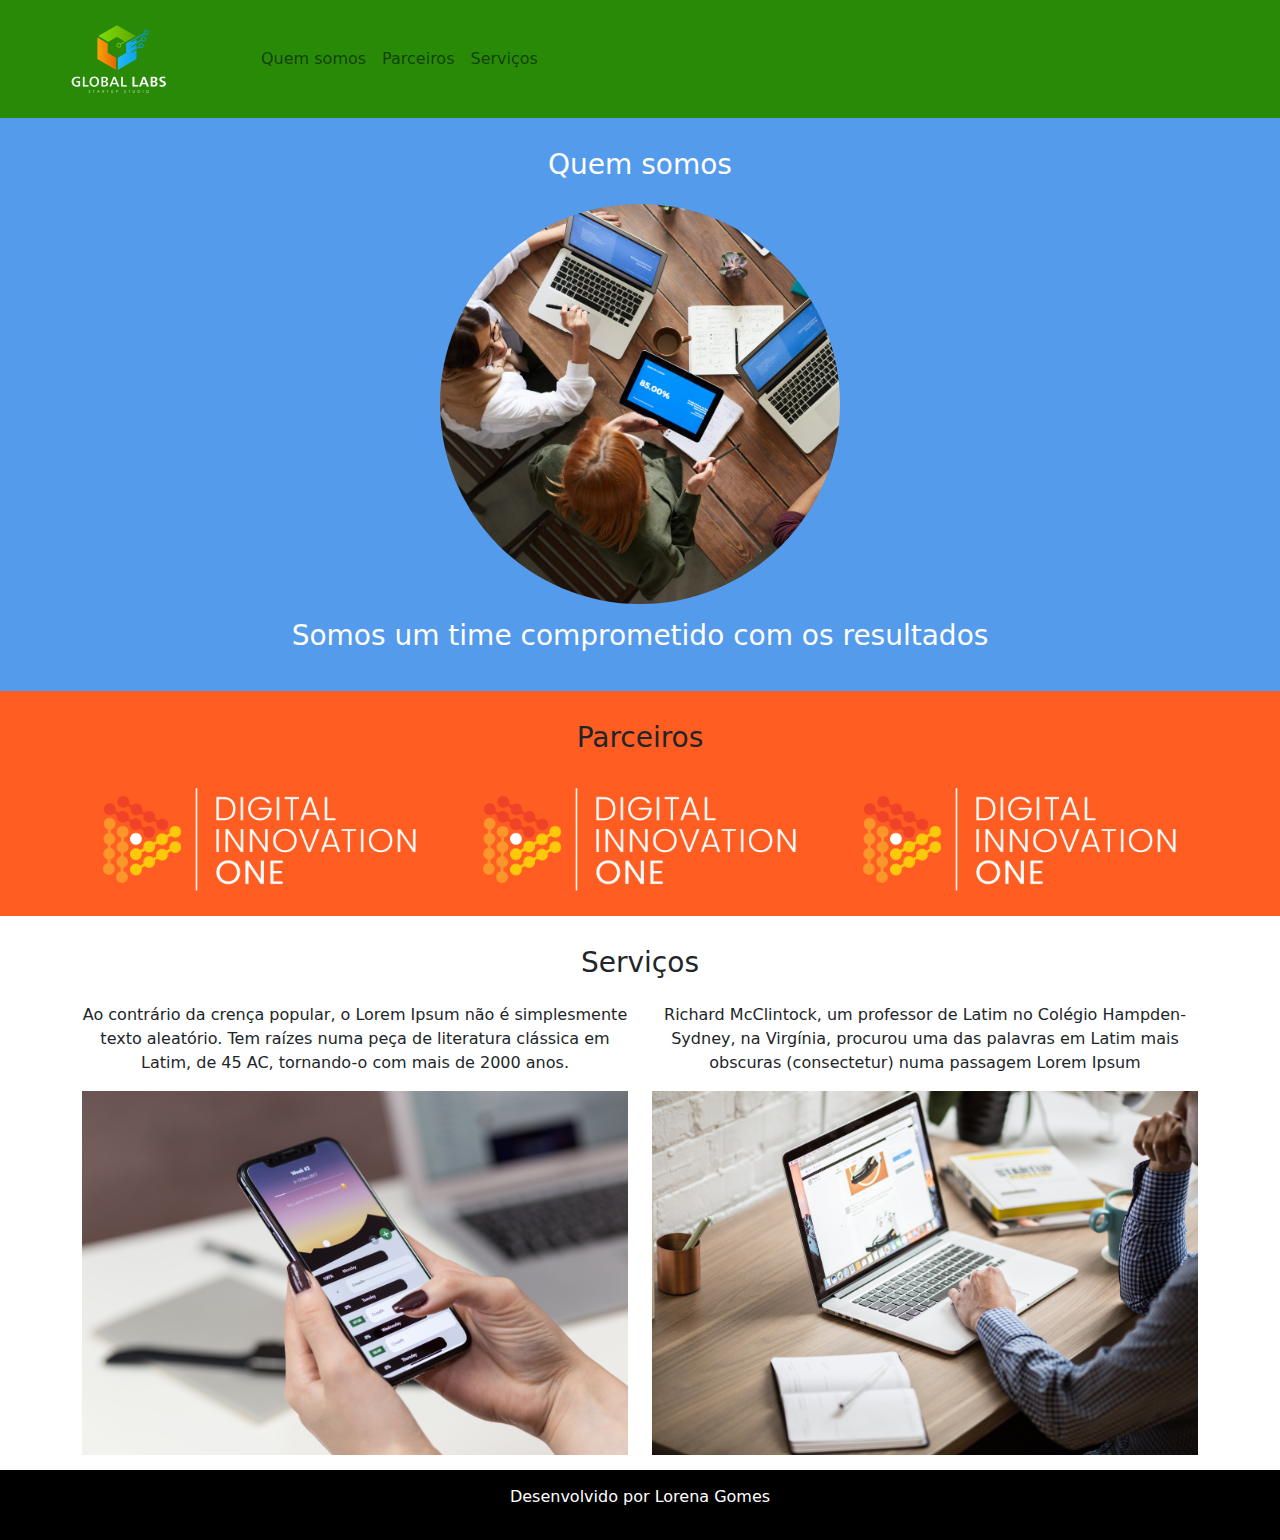
<file: bootstrap/index.html>
<!DOCTYPE html>
<html lang="pt-br">

<head>
    <meta charset="UTF-8">
    <meta http-equiv="X-UA-Compatible" content="IE=edge">
    <meta name="viewport" content="width=device-width, initial-scale=1.0">
    <link rel="stylesheet" type="text/css" href="bootstrap-5.0.0-dist/css/bootstrap.min.css">
    <link rel="stylesheet" type="text/css" href="css/style.css">
    <title>Minha página</title>
</head>
<nav class="navbar navbar-expand-lg navbar-light margin">
    <a class="navbar-brand" href="#">
        <img src="img/global-labs.png" width="237" height="77.5">
    </a>
    <div class="collapse navbar-collapse">
        <ul class="navbar-nav">
            <li class="nav-item">
                <a class="nav-link" aria-current="page" href="#quemSomos">Quem somos</a>
            </li>
            <li class="nav-item">
                <a class="nav-link" aria-current="page" href="#parceiros">Parceiros</a>
            </li>
            <li class="nav-item">
                <a class="nav-link" aria-current="page" href="#servicos">Serviços</a>
            </li>
        </ul>
    </div>
</nav>

<section id="quemSomos">
    <div class="container-fluid quemSomos text-center margin">
        <h3 class="margin">Quem somos</h3>
        <img src="img/time.jpg" class="rounded-circle" width="400" height="400">
        <h3 class="margin">Somos um time comprometido com os resultados</h3>
    </div>
</section>

<selection id="parceiros">
    <div class="container-fluid text-center margin parceiros">
        <h3 class="margin">Parceiros</h3>
        <div class="container">
            <div class="row">
                <div class="col-lg-4">
                    <img src="img/dio.png" width="100%">
                </div>
                <div class="col-lg-4">
                    <img src="img/dio.png" width="100%">
                </div>
                <div class="col-lg-4">
                    <img src="img/dio.png" width="100%">
                </div>
            </div>
        </div>
    </div>
</selection>

<section id="servicos">
    <div class="container-fluid text-center margin servicos">
        <h3 class="margin">Serviços</h3>
        <div class="container">
            <div class="row">
                <div class="col-lg-6">
                    <p>Ao contrário da crença popular, o Lorem Ipsum não é simplesmente texto aleatório. Tem raízes numa
                        peça de literatura clássica em Latim, de 45 AC, tornando-o com mais de 2000 anos.</p>
                    <img src="img/app.jpg" width="100%">
                </div>
                <div class="col-lg-6">
                    <p>Richard McClintock, um professor de Latim no Colégio Hampden-Sydney, na Virgínia, procurou uma
                        das palavras em Latim mais obscuras (consectetur) numa passagem Lorem Ipsum</p>
                    <img src="img/site1.jpg" width="100%">
                </div>
            </div>
        </div>
    </div>
</section>
<footer class="container-fluid text-center bg-footer margin">
    <p>Desenvolvido por Lorena Gomes</p>
</footer>
</body>

</html>
</file>
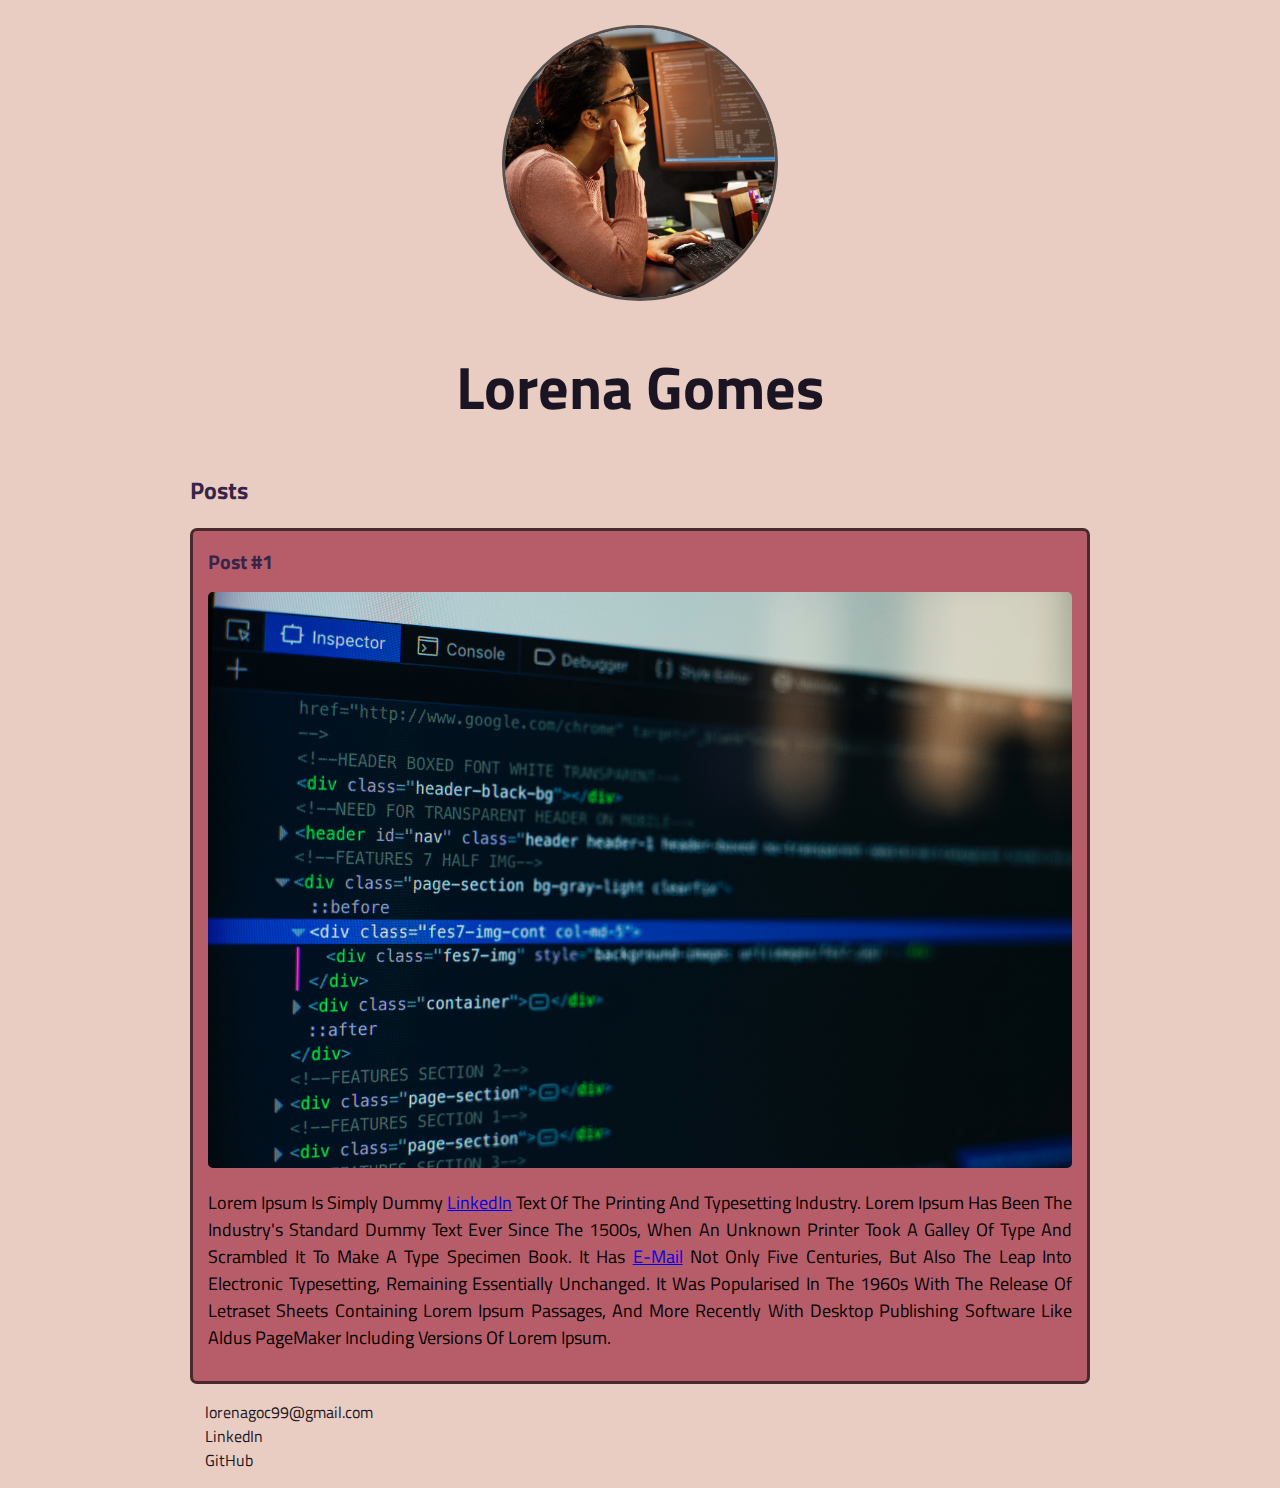
<file: curso-HTML5/index.html>
<!DOCTYPE html>
<html lang="pt-br">

<head>
    <meta charset="UTF-8">
    <meta http-equiv="X-UA-Compatible" content="IE=edge">
    <meta name="viewport" content="width=device-width, initial-scale=1.0">
    <title>Lorena Gomes</title>
    <link rel="preconnect" href="https://fonts.gstatic.com">
    <link href="https://fonts.googleapis.com/css2?family=Titillium+Web:wght@900&display=swap" rel="stylesheet"> 
    <link rel="preconnect" href="https://fonts.gstatic.com">
    <link href="https://fonts.googleapis.com/css2?family=Titillium+Web&display=swap" rel="stylesheet"> 
    <link rel="stylesheet" href="style.css">
</head>

<body>
    <header>
        <img src="programmer.jpeg" alt="Programadora analisando um código" class="top_image">
        <h1 id="title">Lorena Gomes</h1>
    </header>
    <section>
        <header>
            <h2 class="subtitle">Posts</h2>
        </header>
        <article class="post">
            <header>
                <h3 class="post_title">Post #1</h3>
                <img src="code.jpg" alt="Editor de texto contendo código HTML" class="post_image">
            </header>
            <p class="post_content">
                Lorem Ipsum is simply dummy <a href="https://www.linkedin.com/in/lorena-gomes-51ba74159/"
                    target="_blank">LinkedIn</a> text of the printing and typesetting industry. Lorem Ipsum has been the
                industry's standard
                dummy text ever since the 1500s, when an unknown printer took a galley of type and scrambled it to make
                a type specimen
                book. It has <a href="mailto: lorenagoc99@gmail.com">e-mail</a> not only five centuries, but also the
                leap into electronic typesetting, remaining essentially
                unchanged. It was popularised in the 1960s with the release of Letraset sheets containing Lorem Ipsum
                passages, and more
                recently with desktop publishing software like Aldus PageMaker including versions of Lorem Ipsum.
            </p>
        </article>
    </section>
    <footer>
        <ul class="contacts_list">
            <li>
                <a href="mailto:lorenagoc99@gmail.com" target="_blank">lorenagoc99@gmail.com</a>
            </li>
            <li>
                <a href="https://www.linkedin.com/in/lorena-gomes-51ba74159/" target="_blank">LinkedIn</a>
            </li>
            <li>
                <a href="https://github.com/Lorenagoc" target="_blank">GitHub</a>
            </li>
        </ul>
    </footer>
</body>

</html>
</file>
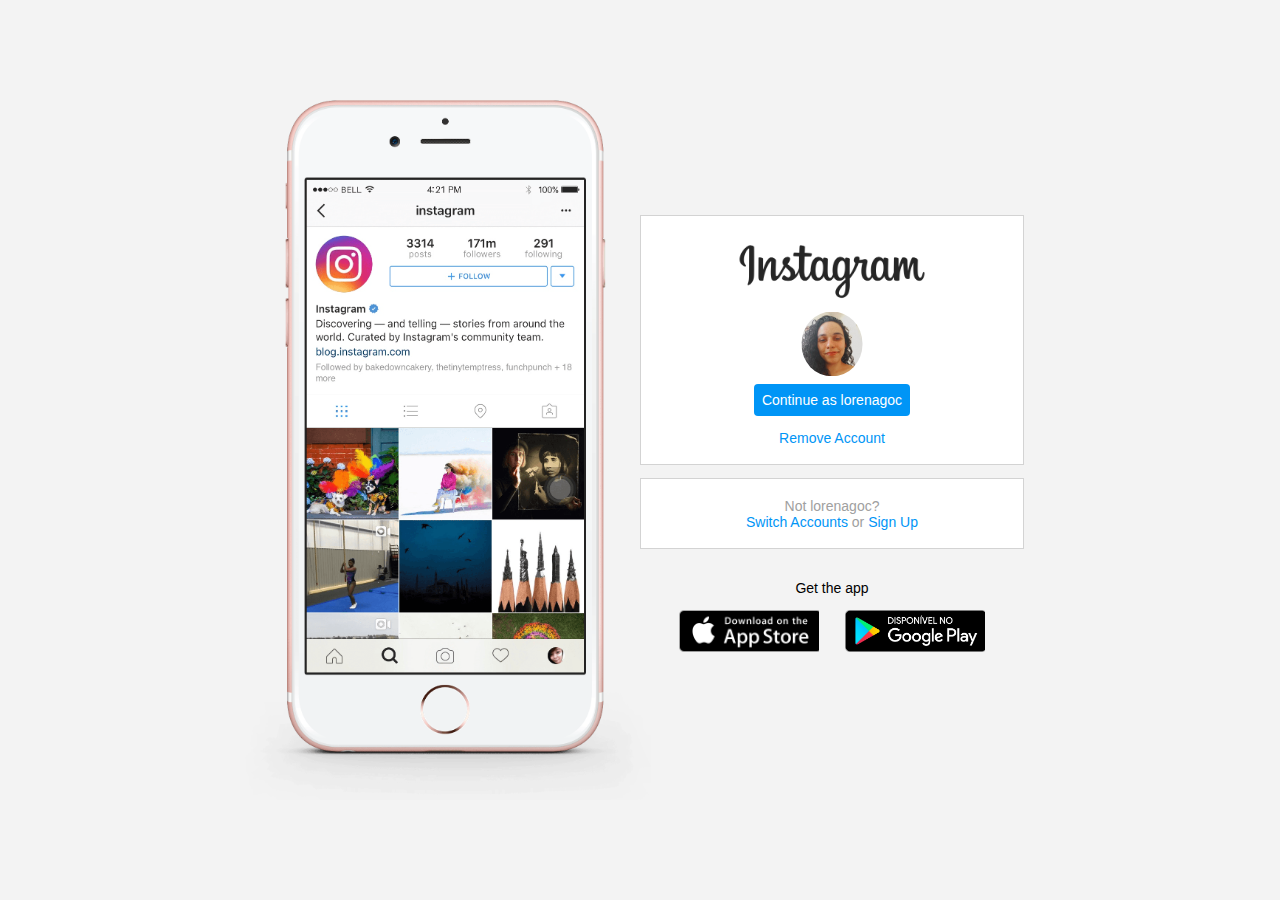
<file: home-page-Instagram/index.html>
<!DOCTYPE html>
<html lang="pt-br">

<head>
    <meta charset="UTF-8">
    <meta http-equiv="X-UA-Compatible" content="IE=edge">
    <meta name="viewport" content="width=device-width, initial-scale=1.0">
    <link rel="stylesheet" href="style.css">
    <title>Instagram</title>
</head>

<body>
    <div class="instagram-wrapper">
        <div class="instagram-phone">
            <img src="./img/instagram-smartphone.png" alt="Celular">
        </div>
        <div class="instagram-continue">
            <div class="group">
                <div class="instagram-logo">
                    <img src="./img/instagram-logo.png" alt="Logo do Instagram">
                </div>
                <div class="profile-photo">
                    <img src="./img/perfil-photo.jpg" alt="Foto de perfil">
                </div>
                <a href="#" class="instagram-login">Continue as lorenagoc</a>
                <a href="#" class="instagram-logout">Remove Account</a>
            </div>
            <div class="group">
                <p class="not-account">Not lorenagoc?</p>
                <p class="not-account">
                    <span class="link-blue">Switch Accounts</span>
                    or
                    <span class="link-blue">Sign Up</span>
                </p>
            </div>
            <div class="get-the-app">
                <p class="get-app">
                    Get the app
                </p>
                <div class="download">
                    <a href="#" class="app-download"></a>
                    <a href="#" class="app-download"></a>
                </div>
            </div>
        </div>
    </div>

</body>

</html>
</file>
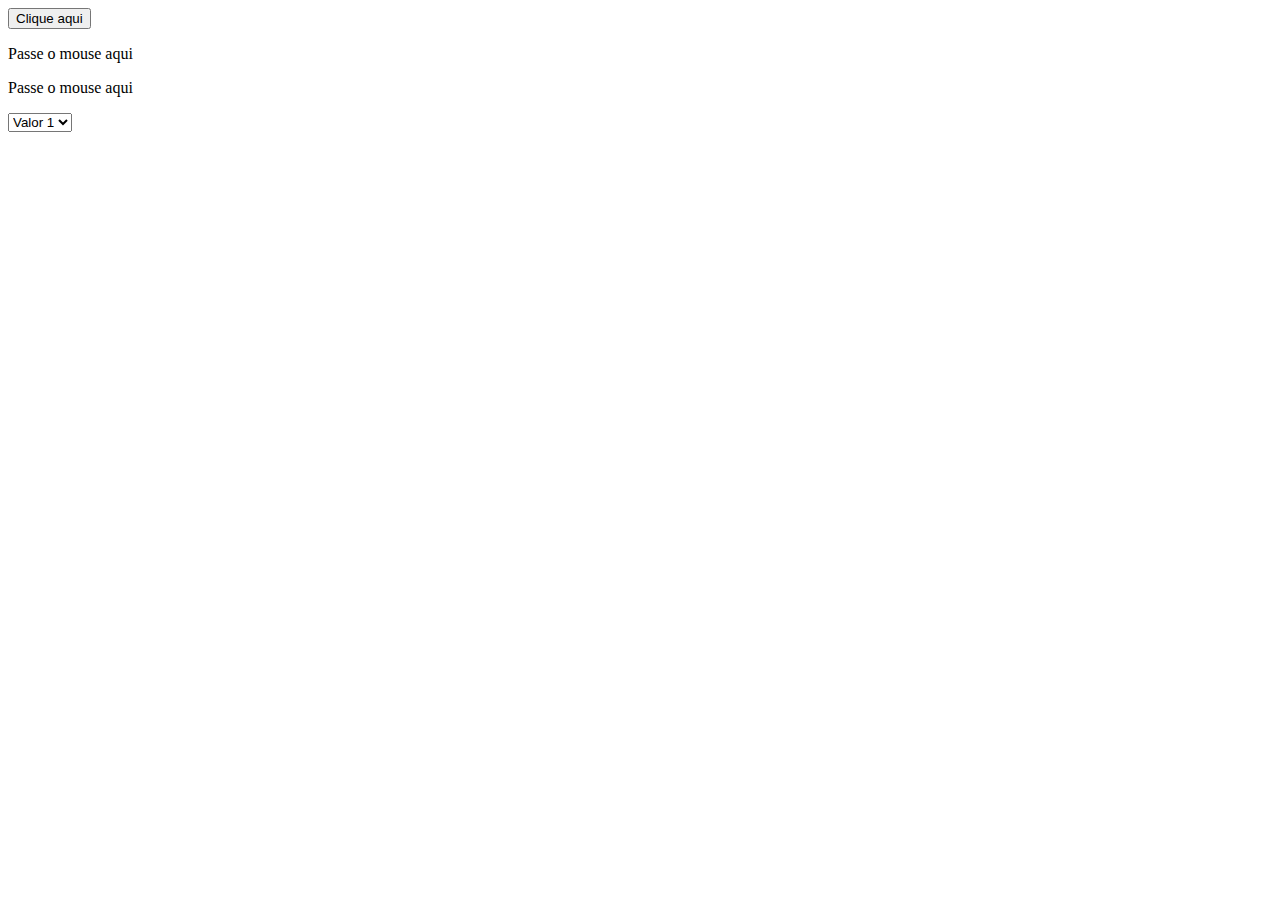
<file: introducao-JavaScript/index.html>
<!DOCTYPE html>
<html lang="pt-br">

<head>
    <meta charset="UTF-8">
    <meta http-equiv="X-UA-Compatible" content="IE=edge">
    <meta name="viewport" content="width=device-width, initial-scale=1.0">
    <script type="text/JavaScript" src="./js/main.js"></script>
    <title>Minha página</title>
</head>
<!--
* this passa a própria função como parâmetro
* onload chama uma função quando a página carrega
* onclick chama uma função quando o usuário clica
* onmouseover chama uma função quando o mouse passa em cima do elemento
* onmouseout chama uma função quando o mouse sai de cima do elemento
* onchange chama um função quando o valor de um elemento muda
 -->
<body onload="load()">
    <button type="button" onclick="clicou()">Clique aqui</button>
    <p id="agradecimento" onclick="redirecionar()"></p>
    <p id="mousemove" onmouseover="trocar(this)" onmouseout="voltar(this)">Passe o mouse aqui</p>
    <p id="mousemove2" onmouseover="trocar(this)" onmouseout="voltar(this)">Passe o mouse aqui</p>
    <select onchange="change(this)">
        <option value="1">Valor 1</option>
        <option value="2">Valor 2</option>
        <option value="3">Valor 3</option>
    </select>
</body>

</html>
</file>
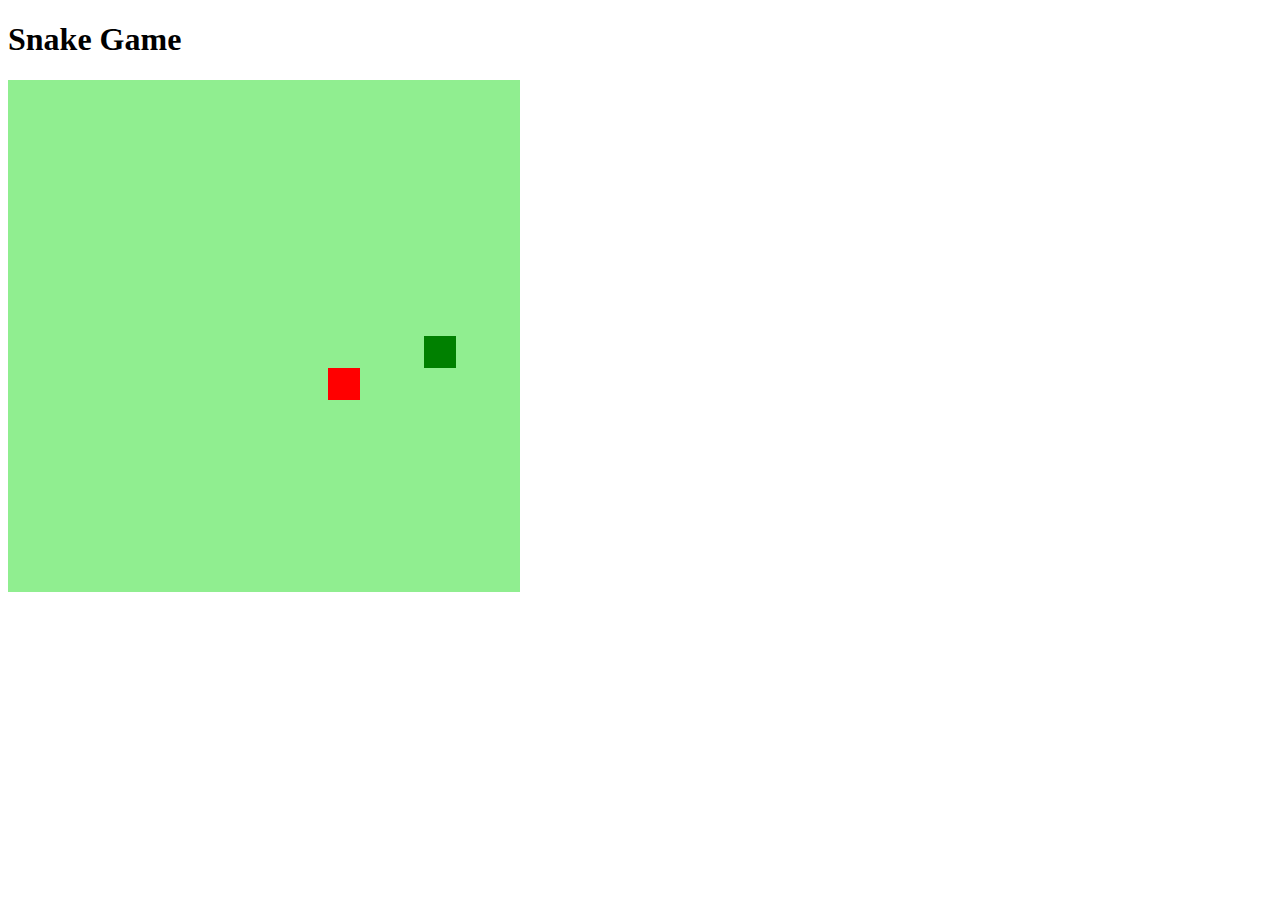
<file: jogo-cobrinha/index.html>
<!DOCTYPE html>
<html lang="en">
<head>
    <meta charset="UTF-8">
    <meta http-equiv="X-UA-Compatible" content="IE=edge">
    <meta name="viewport" content="width=device-width, initial-scale=1.0">
    <link rel="stylesheet" href="style.css">
    <!--defer faz o javascript ser carregado no final-->
    <script defer src="script.js"></script> 
    <title>Snake Game</title>
</head>
<body>
    <h1>Snake Game</h1>
    <!--elemento que trabalha a parte grafica do jogo-->
    <canvas id="snake" width="512" height="512"></canvas>
</body>
</html>
</file>
<file: bootstrap/css/style.css>
body {
    font: 20px, Arial, sans-serif;
}

.navbar {
    background-color: #298a08;
}

.quemSomos {
    background-color: rgb(84, 155, 236);
    color: white;
}

.margin {
    padding-top: 15px;
    padding-bottom: 15px;
}

.parceiros {
    background-color: rgb(255, 93, 34);
}

.bg-footer {
    background-color: black;
    color: white;
}
</file>
<file: curso-HTML5/style.css>
body{
    background-color:rgb(234, 205, 194);
    font-family: 'Titillium Web', sans-serif;
    max-width: 900px;
    margin: auto;
}

.top_image {
    display: block;
    margin-left: auto;
    margin-right: auto;
    margin-top: 25px;
    border: 3px solid rgba(15, 15, 15, 0.664);
    border-radius: 500px;
    width: 30%;
}

.subtitle, .post_title{
    color:rgb(55, 37, 73);
}

#title {
    color: rgb(26, 20, 35);
    font-size: 60px;
    text-transform: capitalize;
    text-align: center;
    font-family: 'Titillium Web', sans-serif;
}

.a {
    text-decoration: line-through;
    color: black;
}

.post_title{
    font-size: 20px;
    font-style: normal;
    margin: 0;
    margin-bottom: 15px;
}

.post {
    background: rgb(183, 93, 105);
    padding: 15px;
    border: 3px solid rgba(15, 15, 15, 0.664);
    margin-bottom: 15px;
    border-radius: 7px;
}

.post_content {
    margin: 0;
    margin-bottom: 15px;
    text-transform: capitalize;
    text-align: justify;
    font-family: 'Titillium Web', sans-serif;
    font-size: large;
}

.post_image {
    margin-bottom: 15px;
    border-radius: 5px;
    width: 100%;
}

.contacts_list {
    list-style-type: none;
    padding-left: 15px;
}

.contacts_list li a {
    text-decoration: none;
    color: rgb(26, 20, 35);
}
</file>
<file: home-page-Instagram/style.css>
* {
    padding: 0;
    margin: 0;
    box-sizing: border-box;
    text-decoration: none;
    font-family: sans-serif;
    font-size: 14px;
}

body { /*Configurações gerais*/
    width: 100%;
    min-width: 100vh;
    background-color: rgb(243, 243, 243);
    margin: 0;
    padding: 0;
    display: flex; /*Tudo que estiver dentro dele é distribuído em linha*/
    justify-content: center;
}

.instagram-wrapper { /*Deixa celular e login no meio da tela*/
    display: flex;
    align-items: center; /*Alinhamento vertical*/
    justify-content: start; /*Alinhamento horizontal da esquerda para a direita*/
    width: 60%;
    height: 100vh;
}

.instagram-phone {
    display: flex;
    align-items: center;
    justify-content: center;
    width: 50%;
}

.instagram-phone img {
    height: 50rem;
}

.instagram-continue {
    display: flex;
    align-items: center; /*Alinhamento horizontal nesse caso*/
    justify-content: space-around; /*Alinhamento vertical nesse caso*/
    flex-direction: column; /*Fica um item em baixo do outro em ordem e os eixos trocam*/
    width: 50%;
    min-height: 34rem;
}

.group {
    display: flex;
    justify-content: space-between;
    align-items: center;
    flex-direction: column;
    background-color: white;
    width: 100%;
    padding: 1.3rem 0;
    border: 1px solid lightgray;
    margin-bottom: 0.5rem;
}

.group:nth-child(1) { /*Seleciona os filhos do elemento*/
    min-width: 19rem;
}

.instagram-logo {
    display: flex;
}

.instagram-logo img{
    height: 5rem;
}

.profile-photo {
    display: flex;
    justify-content: center;
    align-items: center;
}

.profile-photo img {
    width: 20%;
    border-radius: 50%;
    padding: 0.2cm;
}

.instagram-login {
    background-color: #0095f6;
    color: white;
    padding: 8px;
    border-radius: 4px;
}

.instagram-logout {
    color: #0095f6;
    margin-top: 1rem;
}

.not-account {
    color: rgb(160, 160, 160);
}

.link-blue {
    color: #0095f6;
}

.get-the-app {
    display: flex;
    flex-direction: column;
    align-items: center;
    justify-content: center;
    width: 100%;
    padding: 1.3rem 0;
}

.download {
    display: flex;
    width: 100%;
    justify-content: space-evenly; /*Ao centro com espaço no meio*/
    align-items: center; /*Alinhado ao centro verticalmente */
    padding: 1rem;
}

.app-download {
    height: 3rem;
    width: 10rem;
    background-size: cover;
}

.app-download:nth-child(1) {
    background-image: url('./img/apple-button.png');
}

.app-download:nth-child(2) {
    background-image: url('./img/play-store-button.png');
}

/*media queries*/

@media (max-width: 1024px) {
    .instagram-wrapper {
        width: 90%;
    }
}

@media (max-width: 650px) {

    body {
        position: relative; /*Tira o scroll da tela*/
        background-color: white;
    }

    .instagram-wrapper {
        width: 90%;
    }

    .instagram-phone {
        display: none; /*O celular sai para telas de celular*/
    }

    .instagram-continue {
        overflow: hidden;
    }

    .group {
        border: 1px solid transparent;
    }

    .profile-photo img {
        width: 50%;
    }

    .download {
        width: auto;
    }

    .app-download {
        border: 2px solid white;
    }
}
</file>
<file: jogo-cobrinha/style.css>
body {
    
}
</file>
